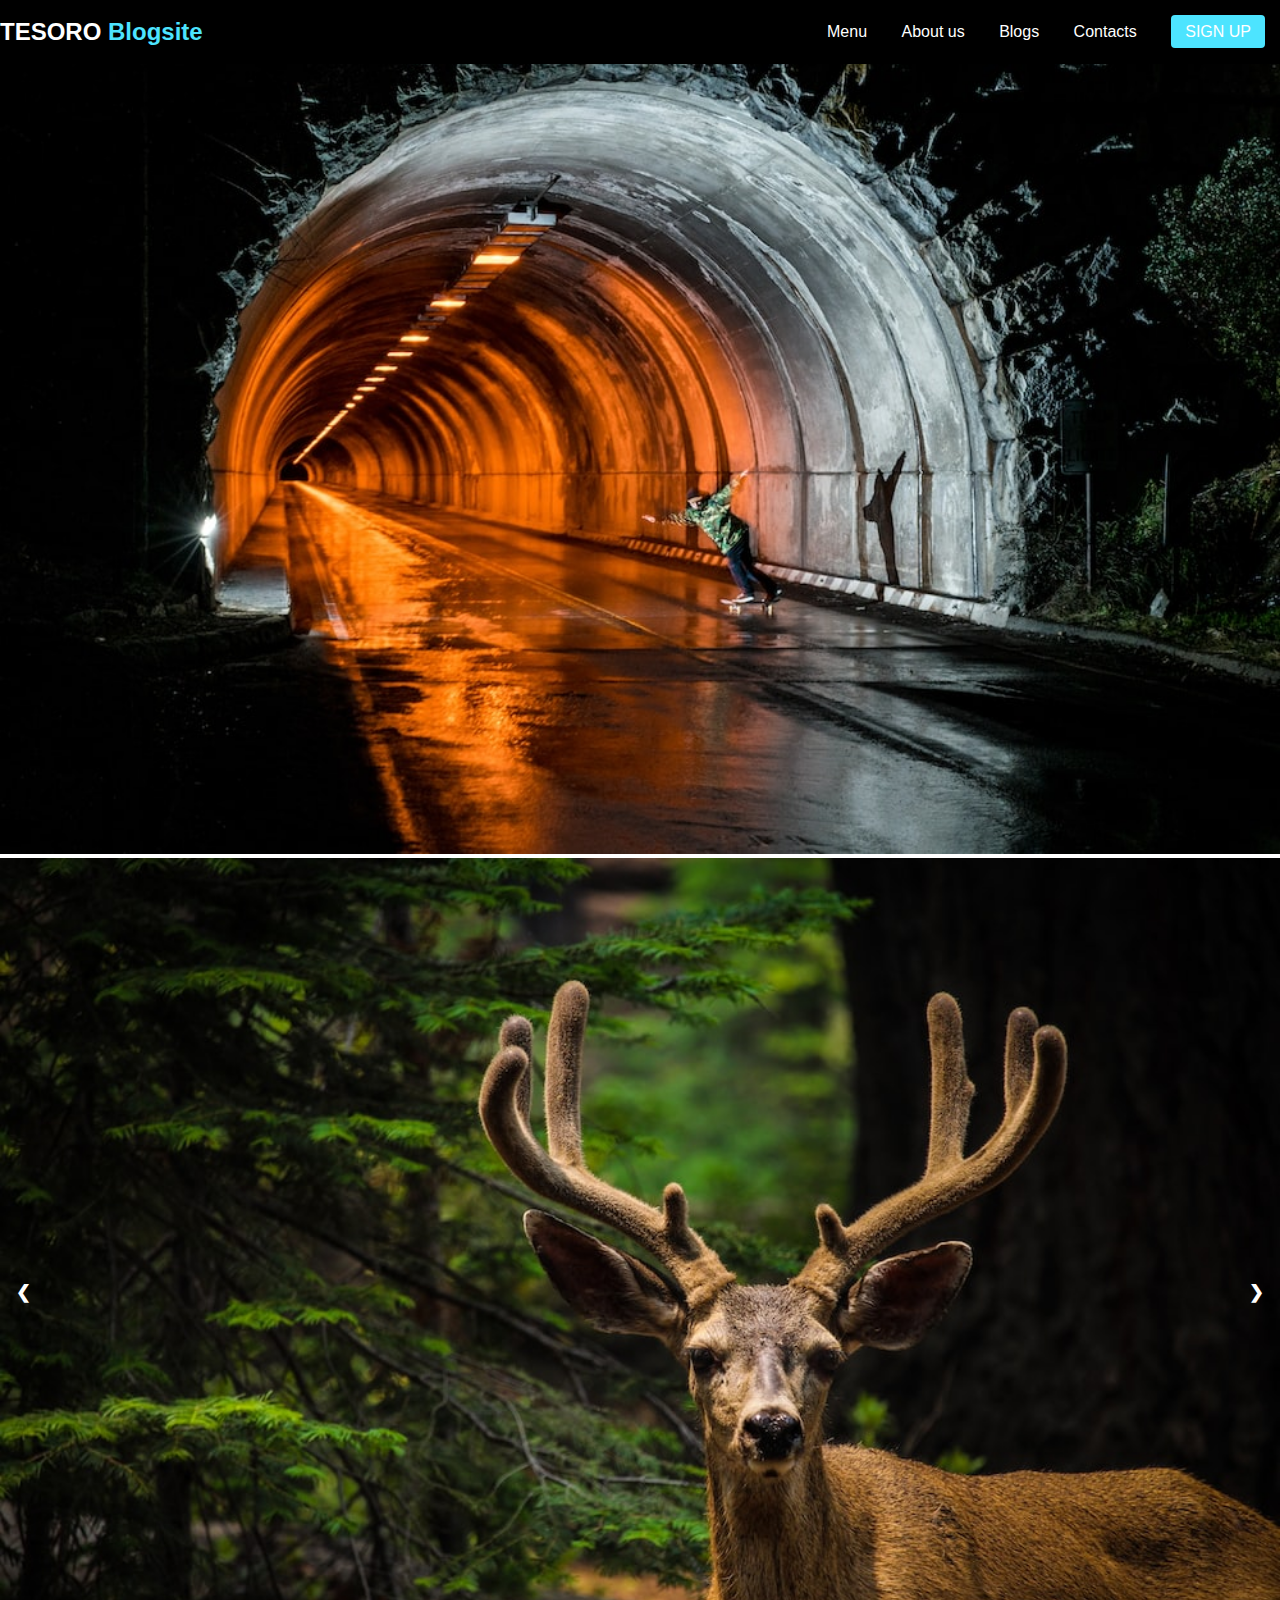
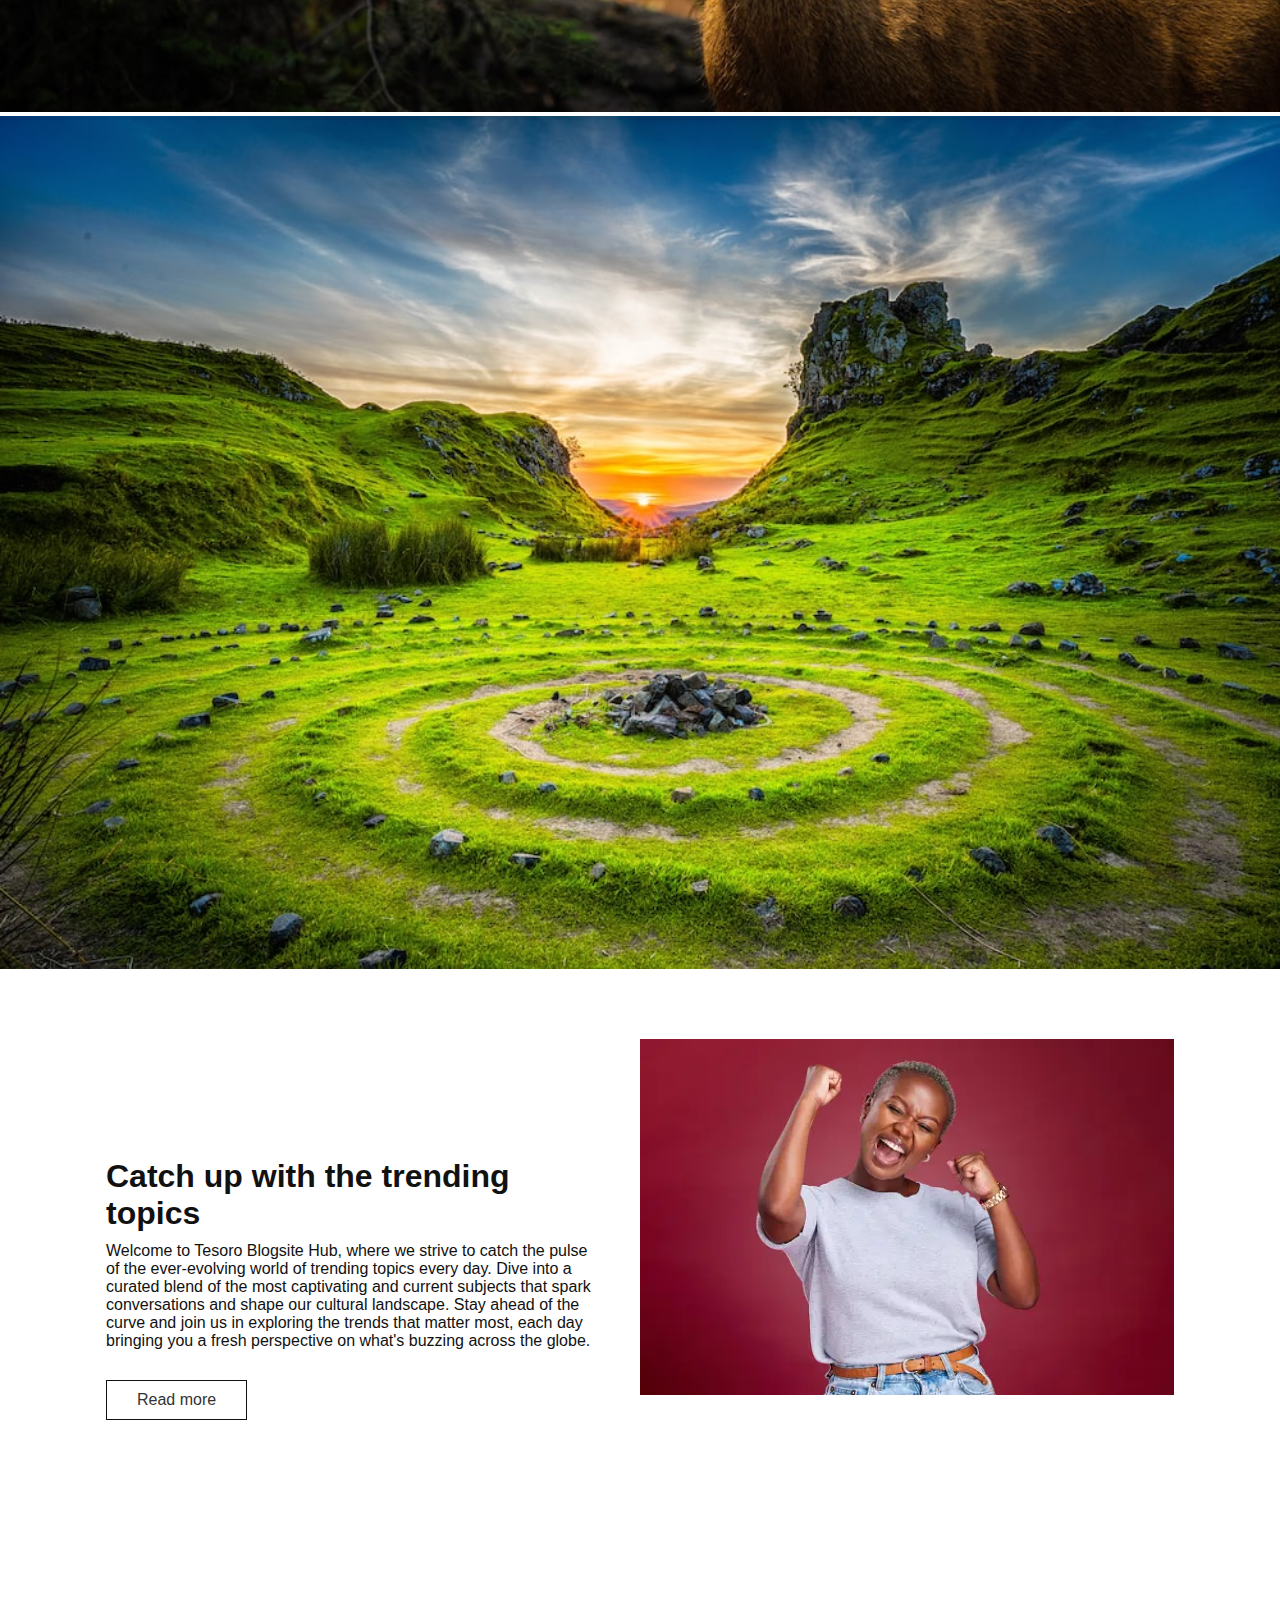
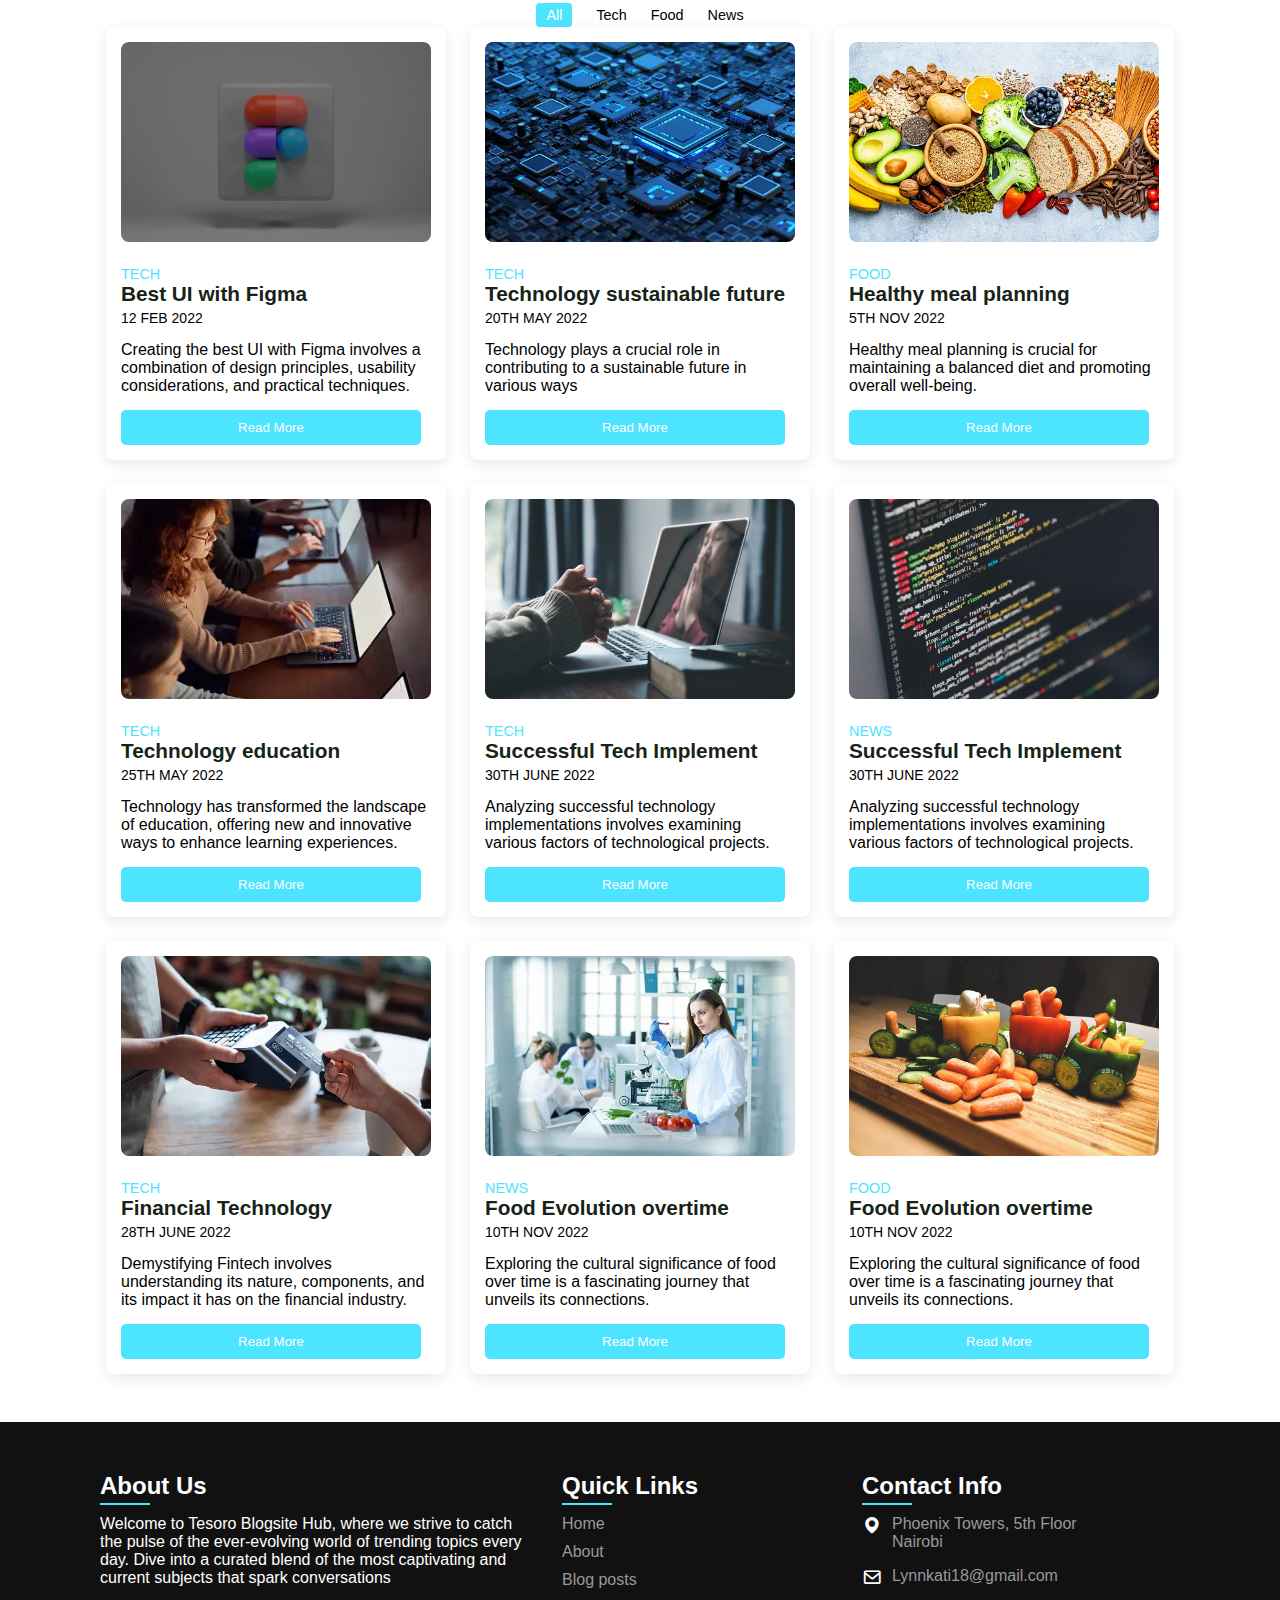
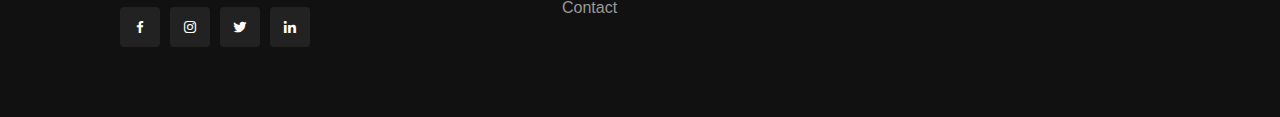
<file: index.html>
<!DOCTYPE html>
<html lang="en">
<head>
    <meta charset="UTF-8">
    <meta http-equiv="X-UA-Compatible" content="IE=edge">
    <meta name="viewport" content="width=device-width, initial-scale=1.0">
    <title>TESORO BLOG SITE</title>
    <!-- Box-icon -->
    <link href='https://unpkg.com/boxicons@2.1.4/css/boxicons.min.css' rel='stylesheet'>
    <link rel="stylesheet" href="style.css">
</head>
<body>
    <header>
        <div class="nav">
            <a href="index.html" class="logo">TESORO <span>Blogsite</span></a>
            <a href="#" class="hamburger-icon" onclick="toggleMenu()">&#9776;</a>
            <div class="nav-links" id="nav-links">
                <a href="index.html">Menu</a>
                <a href="About.html">About us</a>
                <a href="blogs.html">Blogs</a>
                <a href="Contact.html">Contacts</a>
                <a href="Contact.html" class="login">Sign Up</a>
            </div>
        </div>
    </header>
    <!-- SLIDESHOW SECTION -->
    <!-- Slideshow container -->
    <div class="slideshow-container">

        <!-- Full-width images with number and caption text -->
        <div class="mySlides fade">
          <img src="images/streets.jpg" style="width:100%">
        </div>
  
        <div class="mySlides fade">
          <img src="images/animal.jpg" style="width:100%">
        </div>
  
        <div class="mySlides fade">
          <img src="images/nature.jpg" style="width:100%">
        </div>
  
        <!-- Next and previous buttons -->
        <a class="prev" onclick="plusSlides(-1)">&#10094;</a>
        <a class="next" onclick="plusSlides(1)">&#10095;</a>
    </div>
    <br>

    <!-- ABOUT US SECTION -->
    <section class="about container" id="about">
        <div class="contentBx">
            <h2 class="titleText">Catch up with the trending topics</h2>
            <p class="title-text">Welcome to Tesoro Blogsite Hub, where we strive to catch the pulse of the ever-evolving world of trending topics every day. Dive into a curated blend of the most captivating and current subjects that spark conversations and shape our cultural landscape. Stay ahead of the curve and join us in exploring the trends that matter most, each day bringing you a fresh perspective on what's buzzing across the globe.

            </p>
            <a href="#" class="btn2">Read more</a>
        </div>
        <div class="imgBx">
            <img src="images/img10.webp" alt="" class="fitBg">
        </div>
    </section>

    <!-- BLOG SECTION -->
    <div class="post-filter container">
        <span class="filter-item active-filter" data-filter="all">All</span>
        <span class="filter-item" data-filter="tech">Tech</span>
        <span class="filter-item" data-filter="food">Food</span>
        <span class="filter-item" data-filter="news">News</span>
    </div>
    
    <div class="post container">
        <!-- Post 1 -->
        <!-- Post 1 -->
        <div class="post-box tech">
            <img src="images/figma.jpg" alt="" class="post-img">
            <h2 class="category">Tech</h2>
            <a href="#" class="post-title">Best UI with Figma</a>
            <span class="post-date">12 Feb 2022</span>
            <p class="blog-desc">Creating the best UI with Figma involves a combination of design principles, usability considerations, and practical techniques.</p>
            <button class="read-more-btn" onclick="redirectToBestUI()">Read More</button>
        </div>
        <!-- Post 2 -->
        <div class="post-box food">
            <img src="./images/tech.webp" alt="" class="post-img">
            <h2 class="category">Tech</h2>
            <a href="#" class="post-title">Technology sustainable future</a>
            <span class="post-date">20th May 2022</span>
            <p class="blog-desc">Technology plays a crucial role in contributing to a sustainable future in various ways</p>
            <button class="read-more-btn" onclick="redirectToSusFut()">Read More</button>
        </div>
        <!-- Post 3 -->
        <div class="post-box food">
            <img src="./images/food.webp" alt="" class="post-img">
            <h2 class="category">Food</h2>
            <a href="#" class="post-title">Healthy meal planning</a>
            <span class="post-date">5th Nov 2022</span>
            <p class="blog-desc">Healthy meal planning is crucial for maintaining a balanced diet and promoting overall well-being.</p>
            <button class="read-more-btn" onclick="redirectToHealthyplan()">Read More</button>
        </div>
        <!-- Post 4 -->
        <div class="post-box news">
            <img src="./images/tech edu.webp" alt="" class="post-img">
            <h2 class="category">Tech</h2>
            <a href="#" class="post-title">Technology education</a>
            <span class="post-date">25th May 2022</span>
            <p class="blog-desc">Technology has transformed the landscape of education, offering new and innovative ways to enhance learning experiences.</p>
            <button class="read-more-btn" onclick="redirectToLearnedu()">Read More</button>
        </div>
        <!-- Post 5 -->
        <div class="post-box tech">
            <img src="./images/sec tech.jpg" alt="" class="post-img">
            <h2 class="category">Tech</h2>
            <a href="#" class="post-title">Successful Tech Implement</a>
            <span class="post-date">30th June 2022</span>
            <p class="blog-desc">Analyzing successful technology implementations involves examining various factors of technological projects.</p>
            <button class="read-more-btn" onclick="redirectToTechimple()">Read More</button>
        </div>
        <!-- Post 6 -->
        <div class="post-box tech">
            <img src="./images/impleme.jpg" alt="" class="post-img">
            <h2 class="category">News</h2>
            <a href="#" class="post-title">Successful Tech Implement</a>
            <span class="post-date">30th June 2022</span>
            <p class="blog-desc">Analyzing successful technology implementations involves examining various factors of technological projects.</p>
            <button class="read-more-btn" onclick="redirectToTechimple()">Read More</button>
        </div>
        <!-- Post 7 -->
        <div class="post-box tech">
            <img src="./images/fina.webp" alt="" class="post-img">
            <h2 class="category">Tech</h2>
            <a href="#" class="post-title">Financial Technology</a>
            <span class="post-date">28th June 2022</span>
            <p class="blog-desc">Demystifying Fintech involves understanding its nature, components, and its impact it has on the financial industry.</p>
            <button class="read-more-btn" onclick="redirectToFintech()">Read More</button>
        </div>
        <!-- Post 8 -->
        <div class="post-box food">
            <img src="./images/evo.webp" alt="" class="post-img">
            <h2 class="category">News</h2>
            <a href="#" class="post-title">Food Evolution overtime</a>
            <span class="post-date">10th Nov 2022</span>
            <p class="blog-desc">Exploring the cultural significance of food over time is a fascinating journey that unveils its connections.</p>
            <button class="read-more-btn" onclick="redirectToFoodevolve()">Read More</button>
        </div>
        <!-- Post 9 -->
        <div class="post-box food">
            <img src="./images/fd.jpg" alt="" class="post-img">
            <h2 class="category">Food</h2>
            <a href="#" class="post-title">Food Evolution overtime</a>
            <span class="post-date">10th Nov 2022</span>
            <p class="blog-desc">Exploring the cultural significance of food over time is a fascinating journey that unveils its connections.</p>
            <button class="read-more-btn" onclick="redirectToFoodevolve()">Read More</button>
        </div>
    </div>

    <!-- FOOTER SECTION -->
    <footer>
        <div class="footer-container">
            <div class="sec aboutus">
                <h2>About Us</h2>
                <p>Welcome to Tesoro Blogsite Hub, where we strive to catch the pulse of the ever-evolving world of trending topics every day. Dive into a curated blend of the most captivating and current subjects that spark conversations</p>
                <ul class="sci">
                    <li><a href="https://www.facebook.com/" target="_blank"><i class="bx bxl-facebook"></i></a></li>
                    <li><a href="https://instagram.com/lynnkatty1" target="_blank"><i class="bx bxl-instagram"></i></a></li>
                    <li><a href="https://twitter.com/" target="_blank"><i class="bx bxl-twitter"></i></a></li>
                    <li><a href="https://www.linkedin.com/in/lynn-kati-7451102b2/" target="_blank"><i class="bx bxl-linkedin"></i></a></li>
                </ul>
            </div>
            <div class="sec quicklinks">
                <h2>Quick Links</h2>
                <ul>
                    <li><a href="index.html">Home</a></li>
                    <li><a href="About.html">About</a></li>
                    <li><a href="Blogs.html">Blog posts</a></li>
                    <li><a href="Contact.html">Contact</a></li>
                </ul>
            </div>
            <div class="sec contactBx">
                <h2>Contact Info</h2>
                <ul class="info">
                    <li>
                        <span><i class='bx bxs-map'></i></span>
                        <span>Phoenix Towers, 5th Floor <br> Nairobi</span>
                    </li>
                    <li>
                        <span><i class='bx bx-envelope' ></i></span>
                        <p><a href="mailto:lynnkati18@gmail.com">Lynnkati18@gmail.com</a></p>
                    </li>
                </ul>
            </div>
        </div>
    </footer>

    <script src="https://cdnjs.cloudflare.com/ajax/libs/jquery/3.6.1/jquery.min.js" integrity="sha512-aVKKRRi/Q/YV+4mjoKBsE4x3H+BkegoM/em46NNlCqNTmUYADjBbeNefNxYV7giUp0VxICtqdrbqU7iVaeZNXA==" crossorigin="anonymous" referrerpolicy="no-referrer"></script>
    <script src="main.js"></script>
</body>
</html>
</file>
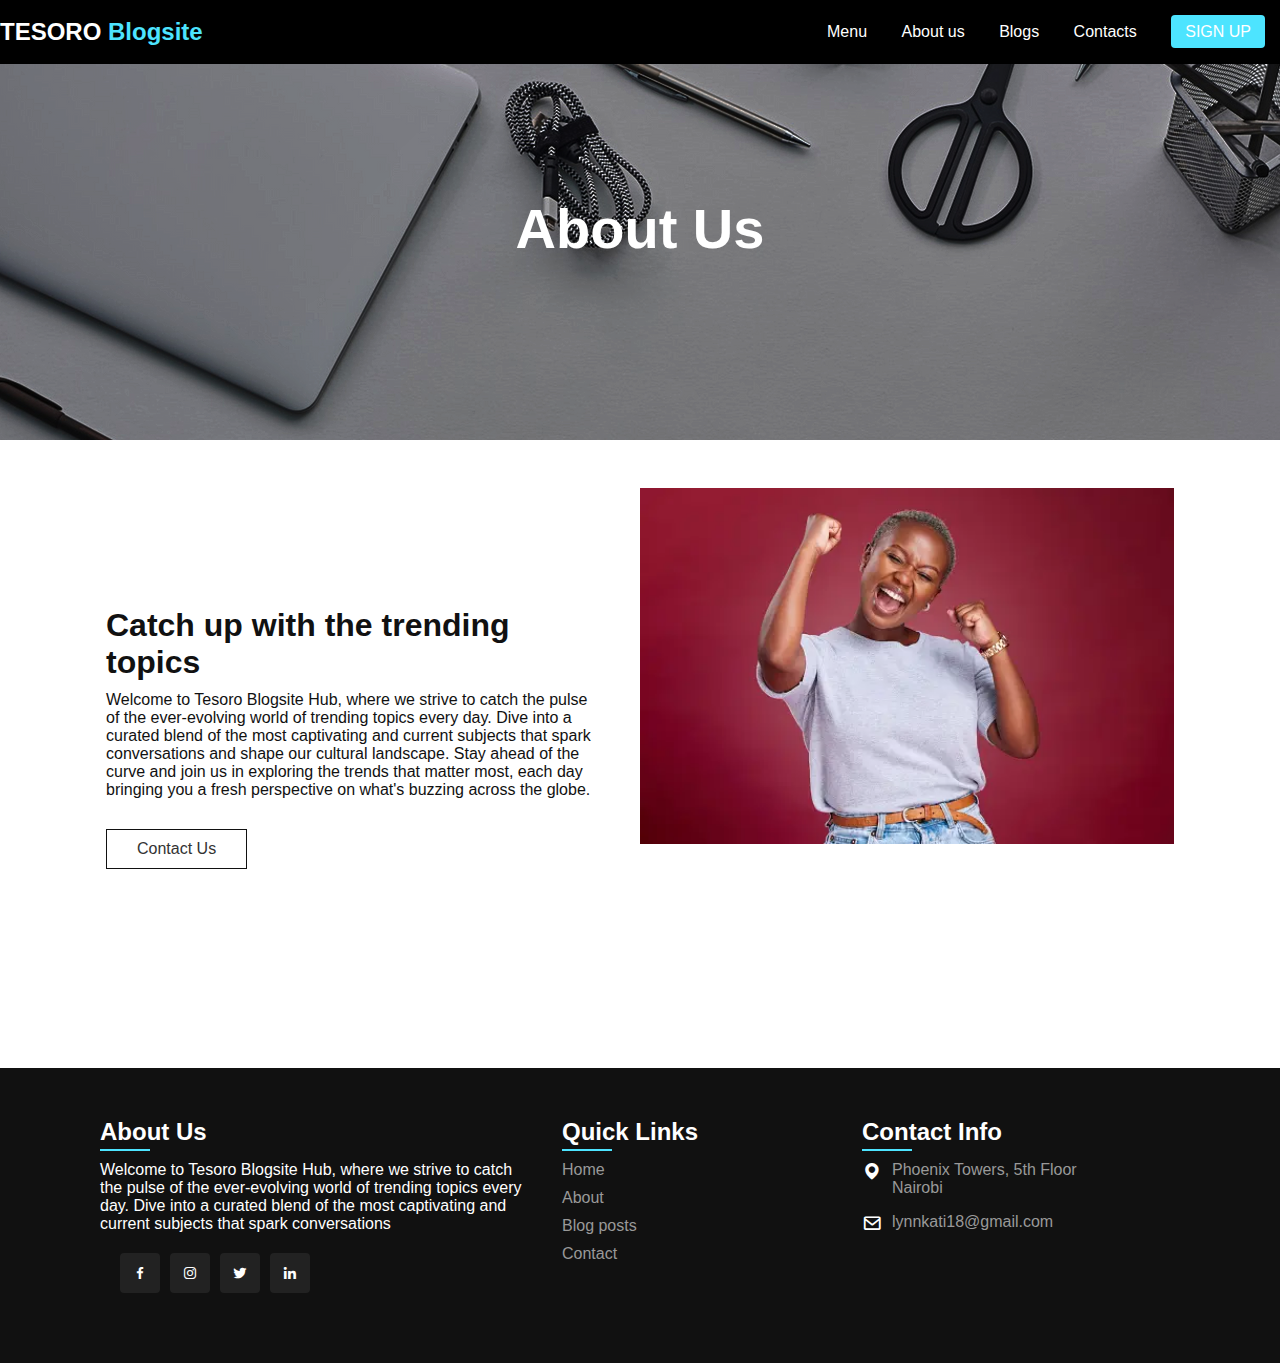
<file: about.html>
<!DOCTYPE html>
<html lang="en">
<head>
    <meta charset="UTF-8">
    <meta http-equiv="X-UA-Compatible" content="IE=edge">
    <meta name="viewport" content="width=device-width, initial-scale=1.0">
    <title>TESORO BLOG SITE - Contact</title>
    <!-- Box-icon -->
    <link href='https://unpkg.com/boxicons@2.1.4/css/boxicons.min.css' rel='stylesheet'>
    <link rel="stylesheet" href="style.css">
</head>
<body>
    <header>
        <div class="nav">
            <a href="index.html" class="logo">TESORO <span>Blogsite</span></a>
            <a href="#" class="hamburger-icon" onclick="toggleMenu()">&#9776;</a>
            <div class="nav-links" id="nav-links">
                <a href="index.html">Menu</a>
                <a href="About.html">About us</a>
                <a href="Blogs.html">Blogs</a>
                <a href="Contact.html">Contacts</a>
                <a href="Contact.html" class="login">Sign Up</a>
            </div>
        </div>
    </header>
    <!-- HERO SECTION -->
    <section class="home" id="home">
        <div class="home-text container">
            <h2 class="home-title">About Us</h2>
        </div>
    </section>
    <!-- ABOUT US SECTION -->
    <section class="about container" id="about">
        <div class="contentBx">
            <h2 class="titleText">Catch up with the trending topics</h2>
            <p class="title-text">Welcome to Tesoro Blogsite Hub, where we strive to catch the pulse of the ever-evolving world of trending topics every day. Dive into a curated blend of the most captivating and current subjects that spark conversations and shape our cultural landscape. Stay ahead of the curve and join us in exploring the trends that matter most, each day bringing you a fresh perspective on what's buzzing across the globe.

            </p>
            <a href="contact.html" class="btn2">Contact Us</a>
        </div>
        <div class="imgBx">
            <img src="images/img10.webp" alt="" class="fitBg">
        </div>
    </section>
  

    <!-- FOOTER SECTION -->
    <footer>
        <div class="footer-container">
            <div class="sec aboutus">
                <h2>About Us</h2>
                <p>Welcome to Tesoro Blogsite Hub, where we strive to catch the pulse of the ever-evolving world of trending topics every day. Dive into a curated blend of the most captivating and current subjects that spark conversations</p>
                <ul class="sci">
                    <li><a href="https://www.facebook.com/" target="_blank"><i class="bx bxl-facebook"></i></a></li>
                    <li><a href="https://instagram.com/lynnkatty1" target="_blank"><i class="bx bxl-instagram"></i></a></li>
                    <li><a href="https://twitter.com/" target="_blank"><i class="bx bxl-twitter"></i></a></li>
                    <li><a href="https://www.linkedin.com/in/lynn-kati-7451102b2/" target="_blank"><i class="bx bxl-linkedin"></i></a></li>
                </ul>
            </div>
            <div class="sec quicklinks">
                <h2>Quick Links</h2>
                <ul>
                    <li><a href="index.html">Home</a></li>
                    <li><a href="About.html">About</a></li>
                    <li><a href="Blogs.html">Blog posts</a></li>
                    <li><a href="Contact.html">Contact</a></li>
                </ul>
            </div>
            <div class="sec contactBx">
                <h2>Contact Info</h2>
                <ul class="info">
                    <li>
                        <span><i class='bx bxs-map'></i></span>
                        <span>Phoenix Towers, 5th Floor <br> Nairobi</span>
                    </li>
                    <li>
                        <span><i class='bx bx-envelope' ></i></span>
                        <p><a href="mailto:lynnkati18@gmail.com">lynnkati18@gmail.com</a></p>
                    </li>
                </ul>
            </div>
        </div>
    </footer>

    <style>
        span{
            color: aqua;
        }
        *{
            
        }
    </style>

    <script src="https://cdnjs.cloudflare.com/ajax/libs/jquery/3.6.1/jquery.min.js" integrity="sha512-aVKKRRi/Q/YV+4mjoKBsE4x3H+BkegoM/em46NNlCqNTmUYADjBbeNefNxYV7giUp0VxICtqdrbqU7iVaeZNXA==" crossorigin="anonymous" referrerpolicy="no-referrer"></script>
    <script src="main.js"></script>

    <script>
        function redirectToBestUI() {
            // Redirect to the bestui.html page
            window.location.href = 'components/bestui.html';
        }
    </script>
</body>
</html>
</file>
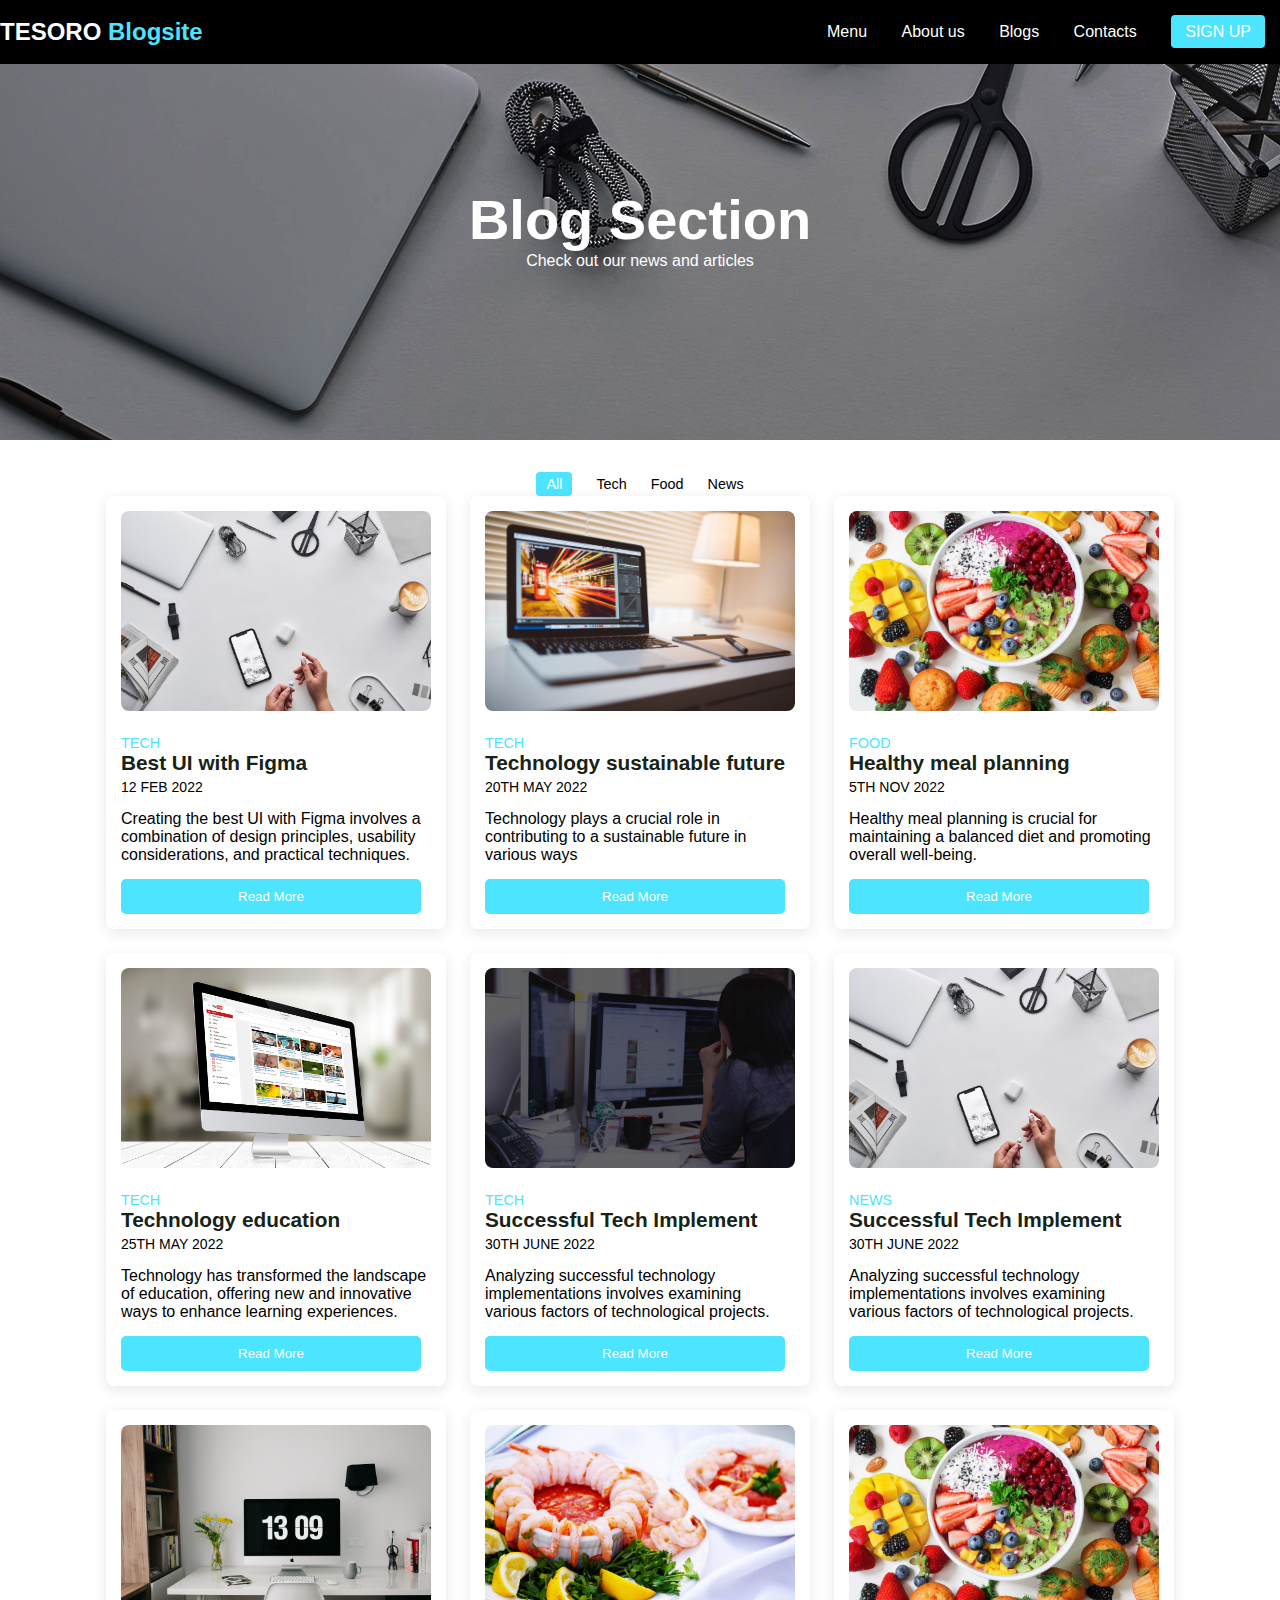
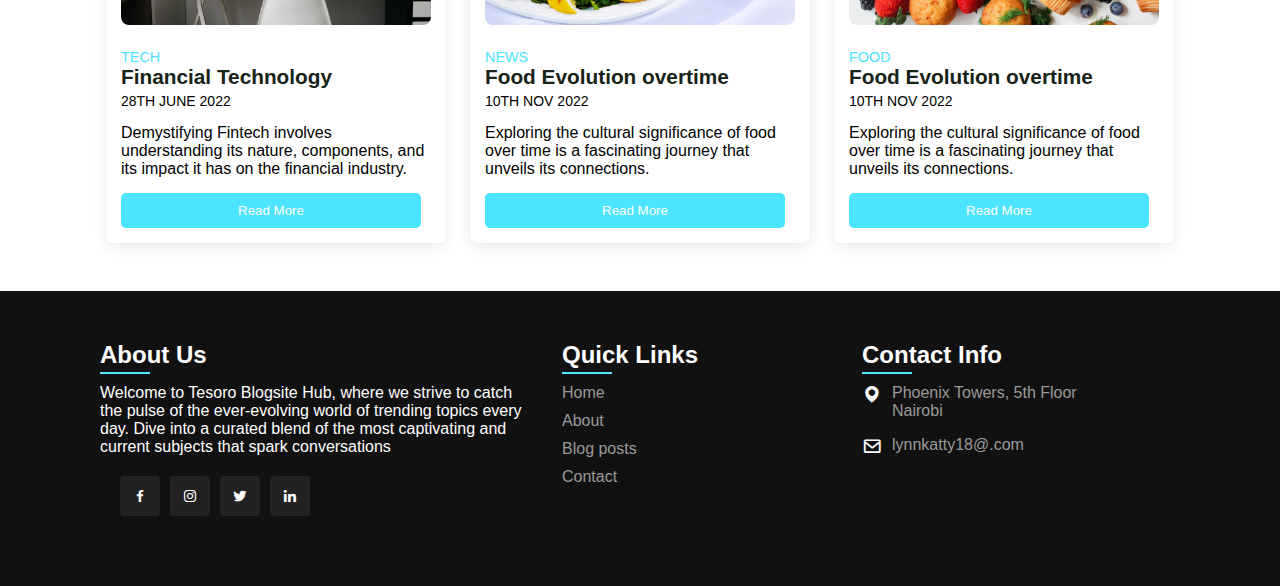
<file: blogs.html>
<!DOCTYPE html>
<html lang="en">
<head>
    <meta charset="UTF-8">
    <meta http-equiv="X-UA-Compatible" content="IE=edge">
    <meta name="viewport" content="width=device-width, initial-scale=1.0">
    <title>TESORO BLOG SITE - Blogs</title>
    <!-- Box-icon -->
    <link href='https://unpkg.com/boxicons@2.1.4/css/boxicons.min.css' rel='stylesheet'>
    <link rel="stylesheet" href="style.css">
</head>
<body>
    <header>
        <div class="nav">
            <a href="index.html" class="logo">TESORO <span>Blogsite</span></a>
            <a href="#" class="hamburger-icon" onclick="toggleMenu()">&#9776;</a>
            <div class="nav-links" id="nav-links">
                <a href="index.html">Menu</a>
                <a href="About.html">About us</a>
                <a href="Blogs.html">Blogs</a>
                <a href="Contact.html">Contacts</a>
                <a href="Contact.html" class="login">Sign Up</a>
            </div>
        </div>
    </header>
    <!-- HERO SECTION -->
    <section class="home" id="home">
        <div class="home-text container">
            <h2 class="home-title">Blog Section</h2>
            <span class="home-subtitle">Check out our news and articles</span>
        </div>
    </section>

    <!-- BLOG SECTION -->
    <div class="post-filter container">
        <span class="filter-item active-filter" data-filter="all">All</span>
        <span class="filter-item" data-filter="tech">Tech</span>
        <span class="filter-item" data-filter="food">Food</span>
        <span class="filter-item" data-filter="news">News</span>
    </div>
    
    <div class="post container">
        <!-- Post 1 -->
        <div class="post-box tech">
            <img src="images/img1.jpg" alt="" class="post-img">
            <h2 class="category">Tech</h2>
            <a href="#" class="post-title">Best UI with Figma</a>
            <span class="post-date">12 Feb 2022</span>
            <p class="blog-desc">Creating the best UI with Figma involves a combination of design principles, usability considerations, and practical techniques.</p>
            <button class="read-more-btn" onclick="redirectToBestUI()">Read More</button>
        </div>
        <!-- Post 2 -->
        <div class="post-box food">
            <img src="./images/img8.jpg" alt="" class="post-img">
            <h2 class="category">Tech</h2>
            <a href="#" class="post-title">Technology sustainable future</a>
            <span class="post-date">20th May 2022</span>
            <p class="blog-desc">Technology plays a crucial role in contributing to a sustainable future in various ways</p>
            <button class="read-more-btn" onclick="redirectToSusFut()">Read More</button>
        </div>
        <!-- Post 3 -->
        <div class="post-box food">
            <img src="./images/img2.jpg" alt="" class="post-img">
            <h2 class="category">Food</h2>
            <a href="#" class="post-title">Healthy meal planning</a>
            <span class="post-date">5th Nov 2022</span>
            <p class="blog-desc">Healthy meal planning is crucial for maintaining a balanced diet and promoting overall well-being.</p>
            <button class="read-more-btn" onclick="redirectToHealthyplan()">Read More</button>
        </div>
        <!-- Post 4 -->
        <div class="post-box news">
            <img src="./images/img9.jpg" alt="" class="post-img">
            <h2 class="category">Tech</h2>
            <a href="#" class="post-title">Technology education</a>
            <span class="post-date">25th May 2022</span>
            <p class="blog-desc">Technology has transformed the landscape of education, offering new and innovative ways to enhance learning experiences.</p>
            <button class="read-more-btn" onclick="redirectToLearnedu()">Read More</button>
        </div>
        <!-- Post 5 -->
        <div class="post-box tech">
            <img src="./images/img1.1.jpg" alt="" class="post-img">
            <h2 class="category">Tech</h2>
            <a href="#" class="post-title">Successful Tech Implement</a>
            <span class="post-date">30th June 2022</span>
            <p class="blog-desc">Analyzing successful technology implementations involves examining various factors of technological projects.</p>
            <button class="read-more-btn" onclick="redirectToTechimple()">Read More</button>
        </div>
        <!-- Post 6 -->
        <div class="post-box tech">
            <img src="./images/img1.jpg" alt="" class="post-img">
            <h2 class="category">News</h2>
            <a href="#" class="post-title">Successful Tech Implement</a>
            <span class="post-date">30th June 2022</span>
            <p class="blog-desc">Analyzing successful technology implementations involves examining various factors of technological projects.</p>
            <button class="read-more-btn" onclick="redirectToTechimple()">Read More</button>
        </div>
        <!-- Post 7 -->
        <div class="post-box tech">
            <img src="./images/img5.jpg" alt="" class="post-img">
            <h2 class="category">Tech</h2>
            <a href="#" class="post-title">Financial Technology</a>
            <span class="post-date">28th June 2022</span>
            <p class="blog-desc">Demystifying Fintech involves understanding its nature, components, and its impact it has on the financial industry.</p>
            <button class="read-more-btn" onclick="redirectToFintech()">Read More</button>
        </div>
        <!-- Post 8 -->
        <div class="post-box food">
            <img src="./images/img10.jpg" alt="" class="post-img">
            <h2 class="category">News</h2>
            <a href="#" class="post-title">Food Evolution overtime</a>
            <span class="post-date">10th Nov 2022</span>
            <p class="blog-desc">Exploring the cultural significance of food over time is a fascinating journey that unveils its connections.</p>
            <button class="read-more-btn" onclick="redirectToFoodevolve()">Read More</button>
        </div>
        <!-- Post 9 -->
        <div class="post-box food">
            <img src="./images/img2.jpg" alt="" class="post-img">
            <h2 class="category">Food</h2>
            <a href="#" class="post-title">Food Evolution overtime</a>
            <span class="post-date">10th Nov 2022</span>
            <p class="blog-desc">Exploring the cultural significance of food over time is a fascinating journey that unveils its connections.</p>
            <button class="read-more-btn" onclick="redirectToFoodevolve()">Read More</button>
        </div>
    </div>

    <!-- FOOTER SECTION -->
    <footer>
        <div class="footer-container">
            <div class="sec aboutus">
                <h2>About Us</h2>
                <p>Welcome to Tesoro Blogsite Hub, where we strive to catch the pulse of the ever-evolving world of trending topics every day. Dive into a curated blend of the most captivating and current subjects that spark conversations</p>
                <ul class="sci">
                    <li><a href="https://www.facebook.com/" target="_blank"><i class="bx bxl-facebook"></i></a></li>
                    <li><a href="https://instagram.com/lynnkatty1" target="_blank"><i class="bx bxl-instagram"></i></a></li>
                    <li><a href="https://twitter.com/" target="_blank"><i class="bx bxl-twitter"></i></a></li>
                    <li><a href="https://www.linkedin.com/in/lynn-kati-7451102b2/" target="_blank"><i class="bx bxl-linkedin"></i></a></li>
                </ul>
            </div>
            <div class="sec quicklinks">
                <h2>Quick Links</h2>
                <ul>
                    <li><a href="index.html">Home</a></li>
                    <li><a href="About.html">About</a></li>
                    <li><a href="Blogs.html">Blog posts</a></li>
                    <li><a href="Contact.html">Contact</a></li>
                </ul>
            </div>
            <div class="sec contactBx">
                <h2>Contact Info</h2>
                <ul class="info">
                    <li>
                        <span><i class='bx bxs-map'></i></span>
                        <span>Phoenix Towers, 5th Floor <br> Nairobi</span>
                    </li>
                    <li>
                        <span><i class='bx bx-envelope' ></i></span>
                        <p><a href="lynnkatty18@gmail.com">lynnkatty18@.com</a></p>
                    </li>
                </ul>
            </div>
        </div>
    </footer>

    <script src="https://cdnjs.cloudflare.com/ajax/libs/jquery/3.6.1/jquery.min.js" integrity="sha512-aVKKRRi/Q/YV+4mjoKBsE4x3H+BkegoM/em46NNlCqNTmUYADjBbeNefNxYV7giUp0VxICtqdrbqU7iVaeZNXA==" crossorigin="anonymous" referrerpolicy="no-referrer"></script>
    <script src="main.js"></script>


</body>
</html>
</file>
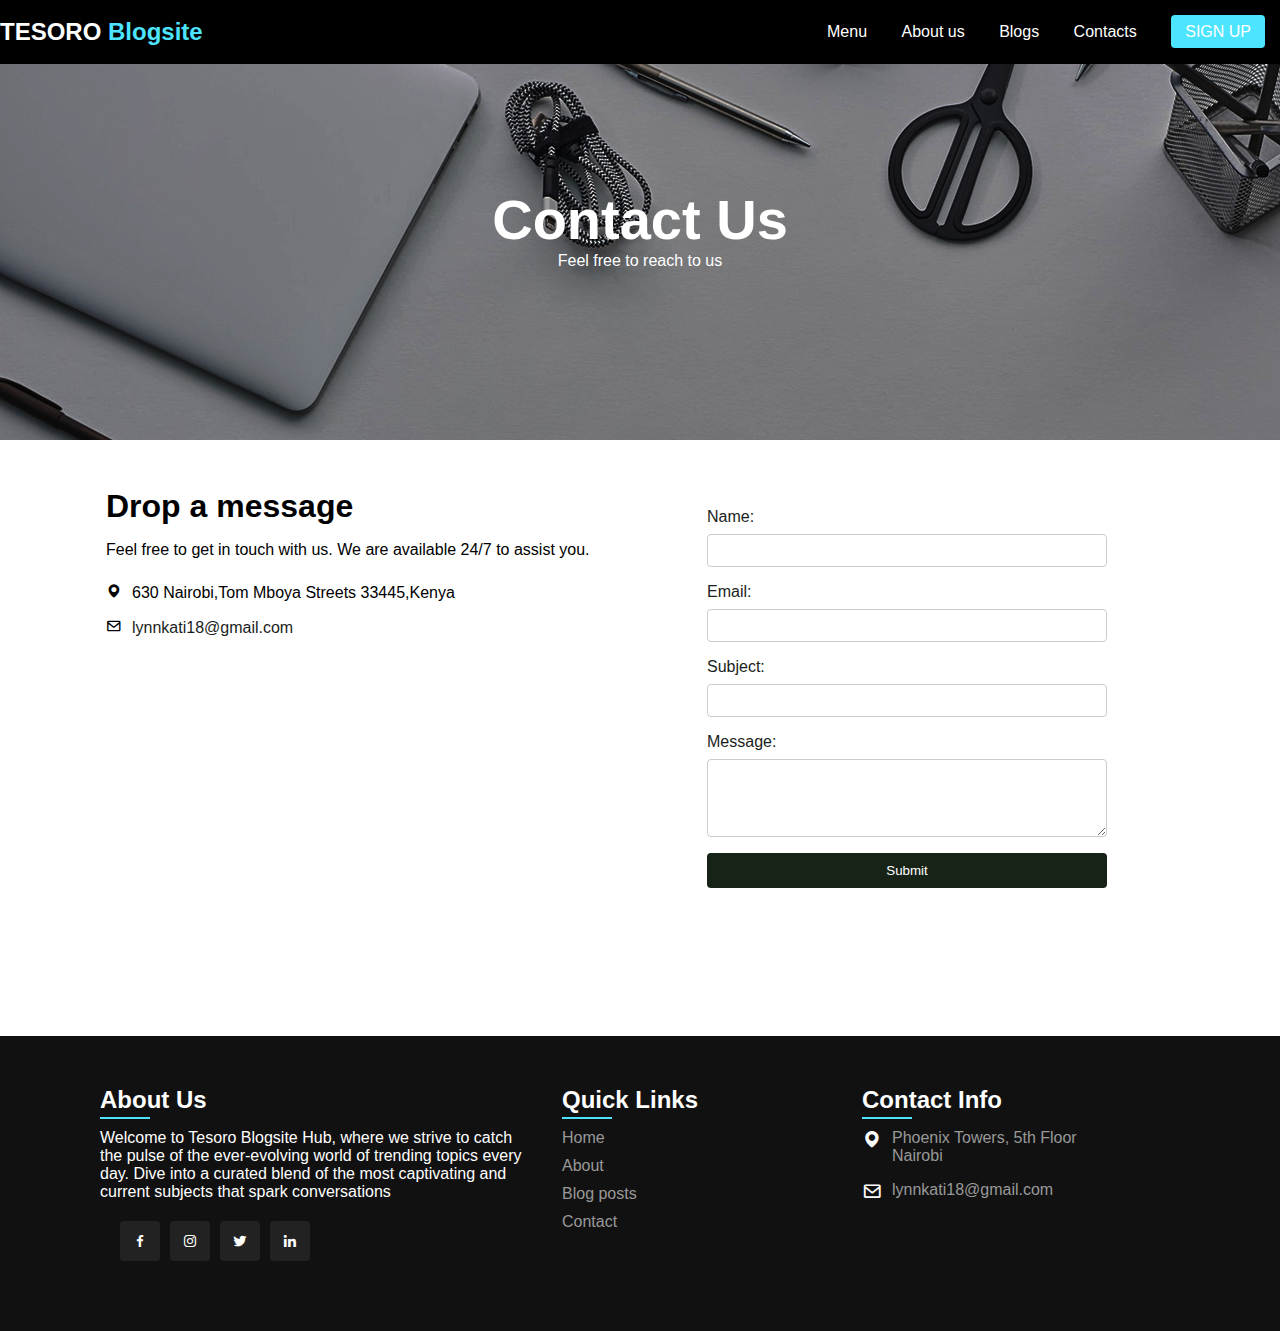
<file: contact.html>
<!DOCTYPE html>
<html lang="en">
<head>
    <meta charset="UTF-8">
    <meta http-equiv="X-UA-Compatible" content="IE=edge">
    <meta name="viewport" content="width=device-width, initial-scale=1.0">
    <title>TESORO BLOG SITE - Contact</title>
    <!-- Box-icon -->
    <link href='https://unpkg.com/boxicons@2.1.4/css/boxicons.min.css' rel='stylesheet'>
    <link rel="stylesheet" href="style.css">
</head>
<body>
    <header>
        <div class="nav">
            <a href="index.html" class="logo">TESORO <span>Blogsite</span></a>
            <a href="#" class="hamburger-icon" onclick="toggleMenu()">&#9776;</a>
            <div class="nav-links" id="nav-links">
                <a href="index.html">Menu</a>
                <a href="About.html">About us</a>
                <a href="Blogs.html">Blogs</a>
                <a href="Contact.html">Contacts</a>
                <a href="Contact.html" class="login">Sign Up</a>
            </div>
        </div>
    </header>
    <!-- HERO SECTION -->
    <section class="home" id="home">
        <div class="home-text container">
            <h2 class="home-title">Contact Us</h2>
            <span class="home-subtitle">Feel free to reach to us</span>
        </div>
    </section>

    <!-- CONTACT SECTION MAIN -->
    <section class="contact container">
        <div class="contact-info">
            <h2>Drop a message</h2>
            <p class="contact-p">Feel free to get in touch with us. We are available 24/7 to assist you.</p>
            
            <ul>
                <li><span><i class="bx bxs-map"></i></span>630 Nairobi,Tom Mboya Streets 33445,Kenya</li>
                <li><span><i class="bx bx-envelope"></i></span><a href="mailto:lynnkati18@gmail.com">lynnkati18@gmail.com</a></li>
                <!-- Add more contact details as needed -->
            </ul>
        </div>

        <div class="contact-form">
            <form action="process_form.php" method="post">
                <label for="name">Name:</label>
                <input type="text" id="name" name="name" required>

                <label for="email">Email:</label>
                <input type="email" id="email" name="email" required>

                <label for="subject">Subject:</label>
                <input type="subject" id="subject" name="subject" required>

                <label for="message">Message:</label>
                <textarea id="message" name="message" rows="4" required></textarea>

                <button type="submit">Submit</button>
            </form>
        </div>
    </section>


    <!-- FOOTER SECTION -->
    <footer>
        <div class="footer-container">
            <div class="sec aboutus">
                <h2>About Us</h2>
                <p>Welcome to Tesoro Blogsite Hub, where we strive to catch the pulse of the ever-evolving world of trending topics every day. Dive into a curated blend of the most captivating and current subjects that spark conversations</p>
                <ul class="sci">
                    <li><a href="https://www.facebook.com/" target="_blank"><i class="bx bxl-facebook"></i></a></li>
                    <li><a href="https://instagram.com/lynnkatty1" target="_blank"><i class="bx bxl-instagram"></i></a></li>
                    <li><a href="https://twitter.com/" target="_blank"><i class="bx bxl-twitter"></i></a></li>
                    <li><a href="https://www.linkedin.com/in/lynn-kati-7451102b2/" target="_blank"><i class="bx bxl-linkedin"></i></a></li>
                </ul>
            </div>
            <div class="sec quicklinks">
                <h2>Quick Links</h2>
                <ul>
                    <li><a href="index.html">Home</a></li>
                    <li><a href="About.html">About</a></li>
                    <li><a href="Blogs.html">Blog posts</a></li>
                    <li><a href="Contact.html">Contact</a></li>
                </ul>
            </div>
            <div class="sec contactBx">
                <h2>Contact Info</h2>
                <ul class="info">
                    <li>
                        <span><i class='bx bxs-map'></i></span>
                        <span>Phoenix Towers, 5th Floor <br> Nairobi</span>
                    </li>
                    <li>
                        <span><i class='bx bx-envelope' ></i></span>
                        <p><a href="mailto:lynnkati18@gmail.com">lynnkati18@gmail.com</a></p>
                    </li>
                </ul>
            </div>
        </div>
    </footer>

    <script src="https://cdnjs.cloudflare.com/ajax/libs/jquery/3.6.1/jquery.min.js" integrity="sha512-aVKKRRi/Q/YV+4mjoKBsE4x3H+BkegoM/em46NNlCqNTmUYADjBbeNefNxYV7giUp0VxICtqdrbqU7iVaeZNXA==" crossorigin="anonymous" referrerpolicy="no-referrer"></script>
    <script src="main.js"></script>

    <script>
        function redirectToBestUI() {
            // Redirect to the bestui.html page
            window.location.href = 'components/bestui.html';
        }
    </script>
</body>
</html>
</file>
<file: style.css>
* {
    box-sizing:border-box;
}

/* Slideshow container */
.slideshow-container {
  max-width: 100%;
  position: relative;
  margin: auto;
}

/* Next & previous buttons */
.prev, .next {
  cursor: pointer;
  position: absolute;
  top: 50%;
  width: auto;
  margin-top: -22px;
  padding: 16px;
  color: white;
  font-weight: bold;
  font-size: 18px;
  transition: 0.6s ease;
  border-radius: 0 3px 3px 0;
  user-select: none;
}

/* Position the "next button" to the right */
.next {
  right: 0;
  border-radius: 3px 0 0 3px;
}

/* On hover, add a black background color with a little bit see-through */
.prev:hover, .next:hover {
  background-color: rgba(0,0,0,0.8);
}

/* Caption text */
.text {
  color: #f2f2f2;
  font-size: 15px;
  padding: 8px 12px;
  position: absolute;
  bottom: 8px;
  width: 100%;
  text-align: center;
}

/* Number text (1/3 etc) */
.numbertext {
  color: #f2f2f2;
  font-size: 12px;
  padding: 8px 12px;
  position: absolute;
  top: 0;
}

/* The dots/bullets/indicators */
.dot {
  cursor: pointer;
  height: 15px;
  width: 15px;
  margin: 0 2px;
  background-color: #bbb;
  border-radius: 50%;
  display: inline-block;
  transition: background-color 0.6s ease;
}

.active, .dot:hover {
  background-color: #717171;
}

/* Fading animation */
.fade {
  animation-name: fade;
  animation-duration: 1.5s;
}

@keyframes fade {
  from {opacity: .4}
  to {opacity: 1}
}

/* Dropdown animation */
@keyframes slideDown {
    from {
        max-height: 0;
    }
    to {
        max-height: 300px;
    }
}

/* Default styling for the navigation bar */
.nav {
    background-color: #000000;
    padding: 15px 0;
    display: flex;
    justify-content: space-between;
    align-items: center;
    color: white;
}

/* Logo styling */
.logo {
    color: white;
    text-decoration: none;
    font-size: 1.5em;
}

/* Hamburger icon styling */
.hamburger-icon {
    font-size: 1.5em;
    cursor: pointer;
    display: none; /* Hide the icon by default */
}

/* Navigation links styling */
.nav-links a {
    color: white;
    text-decoration: none;
    margin: 0 15px;
}

/* Login link styling */
.login {
    background-color: #4CAF50;
    color: white;
    padding: 10px 15px;
    border-radius: 5px;
}


@import url('https://fonts.googleapis.com/css2?family=Poppins:ital,wght@0,600;0,700;1,400&display=swap');
*{
    /* font-family: Quicksand; */
    margin: 0;
    padding: 0;
    scroll-behavior: smooth;
    scroll-padding-top: 2rem;
    box-sizing: border-box;
    box-sizing: border-box;
}

/* root values */
:root{
    --container-color: #1a1e21;
    --second-color: rgba(77, 228, 255);
    --text-color: #172317;
    --bg-color: #fff;
}

::selection{
    color: var(--bg-color);
    background: var(--second-color);
}

a{
    text-decoration: none;
}

li{
    list-style: none;
}

img{
    width: 100%;
}

section{
    padding: 3rem 0 2rem;
}

.container{
    max-width: 1068px;
    margin: auto;
    width: 100%;
}

a{
    color: #fff;
}

/* Header */
header{
    position: fixed;
    top: 0;
    left: 0;
    width: 100%;
    z-index: 200;
}

header.shadow{
    background: var(--bg-color);
    box-shadow: 0 1px 4px hsl(0 4% 14% / 10%);
    transition: .5s;
}

header.shadow .logo{
    color:aqua;
}

.nav{
    display: flex;
    align-items: center;
    justify-content: space-between;
    padding: 18px 0;
}

.logo{
    font-size: 1.5rem;
    font-weight: 600;
    color: var(--bg-color);
}

.logo span{
    color: var(--second-color);
}

.login{
    padding: 8px 14px;
    text-transform: uppercase;
    font-weight: 500;
    border-radius: 4px;
    background: var(--second-color);
    color: var(--bg-color);
}

.login:hover{
    background: hsl(199, 98%, 56%);
    transition: .5s;
}

.home{
    width: 100%;
    min-height: 440px;
    background: url("images/banner2.png");
    display: grid;
    justify-content: center;
    align-items: center;
}

.home-text{
    color: var(--bg-color);
    text-align: center;
}

.home-title{
    font-size: 3.5rem;
}

.home-subtitle{
    font-size: 1rem;
    font-weight: 400;
}

.about{
    position: relative;
    width: 100%;
    display: flex !important;
    justify-content: center;
    align-items: center;
}

.about .contentBx{
    max-width: 50%;
    width: 50%;
    text-align: left;
    padding-right: 40px;
}

.titleText{
    font-weight: 600;
    color: #111;
    font-size: 2rem;
    margin-bottom: 10px;
}

.title-text{
    color: #111;
    font-size: 1em;
}

.about .imgBx{
    position: relative;
    min-width: 50%;
    width: 50%;
    min-height: 500px;
}

.btn2{
    position: relative;
    display: inline-block;
    margin-top: 30px;
    padding: 10px 30px;
    background: #fff;
    border: .8px solid #111;
    color: #333;
    text-decoration: none;
    transition: 0.5s;
}

.btn2:hover{
    background-color: var(--second-color);
    border: none;
    color: #fff;
}

.post-filter{
    display: flex;
    justify-content: center;
    align-items: center;
    column-gap: 1.5rem;
    margin-top: 2rem !important;
}

.filter-item{
    font-size: 0.9rem;
    font-weight: 500;
    cursor: pointer;
}

.active-filter{
    background: var(--second-color);
    color: var(--bg-color);
    padding: 4px 10px;
    border-radius: 4px;
}

.post{
    display: grid;
    grid-template-columns: repeat(auto-fit, minmax(280px, auto));
    justify-content: center;
    gap: 1.5rem;
}

.post-box{
    background: var(--bg-color);
    box-shadow: 0 4px 14px hsl(35deg 25% 15% / 10%);
    padding: 15px;
    border-radius: 0.5rem;
    position: relative;
}

.post-img{
    width: 100%;
    height: 200px;
    object-fit: cover;
    object-position: center;
    border-radius: 0.5rem;
}

.category{
    font-size: 0.9rem;
    font-weight: 500;
    text-transform: uppercase;
    color: var(--second-color);
}

.post-title{
    font-size: 1.3rem;
    font-weight: 600;
    color: var(--text-color);
    /* display: -webkit-box; */
    display: block;
    /* -webkit-line-clamp: 2;
    -webkit-box-orient: vertical; */
    overflow: hidden;
    white-space: nowrap;
    text-overflow: ellipsis;
}

.post-date{
    display: flex;
    font-size: 0.875rem;
    text-transform: uppercase;
    margin-top: 4px;
    font-weight: 400;
}

.post-description{
    font-size: 0.9rem;
    line-height: 1.5rem;
    margin: 5px 0 10px;
    /* display: -webkit-box; */
    /* -webkit-line-clamp: 2; */
    -webkit-box-orient: vertical;
    overflow: hidden;
    display: block;
    text-overflow: ellipsis;
    white-space: nowrap;
}

.profile{
    display: flex;
    align-items: center;
    gap: 10px;
    position: relative;
}

.profile-img{
    width: 35px;
    height: 35px;
    border-radius: 50%;
    object-fit: cover;
    object-position: center;
    border: 2px solid var(--second-color);
    margin-right: 10px;
}

.profile-name{
    font-size: .8rem;
    font-weight: 500;
}

footer{
    position: relative;
    width: 100%;
    height: auto;
    padding: 50px 100px;
    margin-top: 3rem;
    background: #111;
    display: flex;
    font-family: sans-serif;
    justify-content: space-between;
}

.footer-container{
    display: flex;
    justify-content: space-between;
    flex-wrap: wrap;
    flex-direction: row;
}

.footer-container .sec{
    margin-right: 30px;
}

.footer-container .sec.aboutus{
    width: 40%;
}

.footer-container h2{
    position: relative;
    color: #fff;
    margin-bottom: 15px;
}

.footer-container h2::before{
    content: '';
    position: absolute;
    bottom: -5px;
    left: 0;
    width: 50px;
    height: 2px;
    background: rgb(77, 228, 255);
}

footer p{
    color: #fff;
}

.sci{
    margin: 20px;
    display: flex;
}

.sci li{
    list-style: none;
}

.sci li a{
    display: inline-block;
    width: 40px;
    height: 40px;
    background: #222;
    display: flex;
    justify-content: center;
    align-items: center;
    margin-right: 10px;
    text-decoration: none;
    border-radius: 4px;
    transition: .5s;
}

.sci li a:hover{
    background: rgb(77, 228, 255);
}

.sci i a .bx{
    color: #fff;
    font-size: 20px;
}

.quicklinks{
    position: relative;
    width: 25%;
}

.quicklinks ul li{
    list-style: none;
}

.quicklinks ul li a{
    color: #999;
    text-decoration: none;
    margin-bottom: 10px;
    display: inline-block;
    transition: .3s;
}

.quicklinks ul li a:hover{
    color: #fff;
}

.footer-container .contactBx{
    width: calc(35% - 60px);
    margin-right: 0 !important;
}

.contactBx .info{
    position: relative;
}

.contactBx .info li{
    display: flex !important;
    margin-bottom: 16px;
}

.contactBx .info li span:nth-child(1){
    color: #fff;
    font-size: 20px;
    margin-right: 10px;
}

.contactBx .info li span{
    color: #999;
}

.contactBx .info li a{
    color: #999;
    text-decoration: none;
    transition: .5s;
}

.contactBx .info li a:hover{
    color: #fff;
}

@media (max-width: 1060px){
    .container{
        margin: 0 auto;
        width: 100%;
    }

    .home-text{
        width: 100%
    }
}

@media (max-width: 768px) {
    .nav{
        padding: 10px 0;
    }

    .nav a {
        display: none;
    }

    /* Hide regular navigation links */
    .nav a {
        display: none;
    }

    /* Display the hamburger icon on the left */
    .nav .logo, .nav .login, .nav .hamburger-icon {
        display: block;
    }

    /* Show navigation links when the hamburger icon is clicked */
    .nav.responsive a {
        display: block;
        width: 100%;
        text-align: center;
        margin: 10px 0;
    }

    /* Show the hamburger icon on small screens */
    .hamburger-icon {
        display: block;
        margin-right: 10px;
    }

    /* Hide regular navigation links on small screens */
    .nav-links {
       display: none;
        flex-direction: column;
        align-items: center;
        width: 100%;
        max-height: 0;
        overflow: hidden;
    }

    /* Show navigation links when the hamburger icon is clicked */
    .nav.responsive .nav-links {
        display: flex;
        animation: slideDown 0.5s ease forwards;
        max-height: 300px;
    }

    section{
        padding: 2rem 0 !important;
    }

    .header-content{
        margin-top: 3rem !important;
    }

    .home{
        min-height: 380px;
    }

    .home-title{
        font-size: 3rem;
    }

    .header-title{
        font-size: 2rem;
    }

    .header-img{
        height: 370px;
    }

    .about{
        flex-direction: column;
    }

    .about .contentBx{
        min-width: 100%;
        width: 100%;
        text-align: center;
        padding-right: 0px;
    }

    .about .contentBx,
    .about .imgBx{
        min-width: 100%;
        width: 100%;
        padding-right: 0px;
        text-align: center;
    }

    .about .imgBx{
        min-height: 250px;
    }

    .btn2{
        margin-bottom: 30px;
    }

    .post-header{
        height: 435px;
    }

    .post-header{
        margin-top: 9rem !important;
    }

    .contact {
        flex-direction: column;
        align-items: center;
    }

    .contact-p {
        text-align: left;
    }

    .contact-info,
    .contact-form {
        width: 100%;
        margin-bottom: 1rem;
    }

    .contact-info {
        text-align: center;
    }
}

@media (max-width: 570px){
    .post-header{
        height: 390px;
    }

    .header-title{
        width: 100%;
    }

    .header-img{
        height: 340px;
    }
}

@media (max-width: 396px){
    .home-title{
        font-size: 2rem;
    }

    .home-subtitle{
        font-size: 0.9rem;
    }

    .home{
        min-height: 300px;
    }

    .post-box{
        padding: 10px;
    }

    .header-title{
        font-size: 1.4rem;
    }

    .header-img{
        height: 240px;
    }

    .post-header{
        height: 335px;
    }

    .header-img{
        height: 340px;
    }
}

/* Footer Media Query */
@media (max-width: 991px){
    footer{
        padding: 40px;
        font-size: 20px;
    }

    footer .footer-container{
        flex-direction: column;
    }

    footer .footer-container .sec{
        margin-right: 0;
        margin-bottom: 40px;
    }

    footer .footer-container .sec.aboutus{
        width: 100% !important;
    }

    footer .footer-container .quicklinks{
        width: 100%;
    }

    footer .footer-container .contactBx{
        width: 100%;
    }
}



/* Styles for Single Post Page */
.single-post {
    padding: 3rem 0;
}

.single-post .post-box {
    background: var(--bg-color);
    box-shadow: 0 4px 14px hsl(35deg 25% 15% / 10%);
    padding: 15px;
    border-radius: 0.5rem;
    margin-top: 50px;
}

.single-post .post-img {
    width: 100%;
    height: auto;
    border-radius: 0.5rem;
}

.single-post .category {
    font-size: 0.9rem;
    font-weight: 500;
    text-transform: uppercase;
    color: var(--second-color);
}

.single-post .post-title {
    font-size: 1.8rem;
    font-weight: 600;
    color: var(--text-color);
    margin-bottom: 10px;
}

.single-post .post-date {
    display: flex;
    font-size: 0.875rem;
    text-transform: uppercase;
    margin-top: 4px;
    font-weight: 400;
}

.single-post .profile {
    display: flex;
    align-items: center;
    gap: 10px;
}

.single-post .profile-img {
    width: 35px;
    height: 35px;
    border-radius: 50%;
    object-fit: cover;
    object-position: center;
    border: 2px solid var(--second-color);
}

.single-post .profile-name {
    font-size: .8rem;
    font-weight: 500;
}

.single-post .post-description {
    font-size: 1rem;
    line-height: 1.5rem;
    margin: 10px 0 20px;
}

.blog-title {
    margin-top: 20px;
}

 /* Add your own styles here */
 body {
    font-family: Arial, sans-serif;
}

form {
    max-width: 400px;
    margin: 20px auto;

    display: flex;
    flex-direction: column;
}

label {
    display: block;
    margin-bottom: 8px;
}

input, textarea {
    width: 100%;
    padding: 8px;
    margin-bottom: 16px;
    box-sizing: border-box;
}

button {
    background-color: #fb6a19;
    color: #fff;
    padding: 10px 20px;
    border: none;
    border-radius: 4px;
    cursor: pointer;
    width: 400px;
}

button:hover {
    background-color: #45a049;
}


.post-box img {
    /* width: 100%;
    height: auto; */
    max-height: 100%;
    margin-bottom: 20px;
}


.h2 span {
    text-align: center;
}

.title {
    text-align: center;
}

.blog-desc {
    margin-bottom: 15px;
    margin-top: 15px;
}

.read-more-btn {
    top: 10px; 
    right: 10px; 
    padding: 10px;
    background-color: var(--second-color);
    color: #fff;
    border: none;
    border-radius: 5px;
    cursor: pointer;
    width: 300px;
}

/* Contact section styles */
.contact {
    display: flex;
    flex-wrap: wrap;
    justify-content: space-between;
    padding: 3rem 0;
}

.contact-info,
.contact-form {
    flex: 1;
    margin-bottom: 2rem;
}

.contact-info h2 {
    font-size: 2rem;
    margin-bottom: 1rem;
}

.contact-info p {
    margin-bottom: 1.5rem;
}

.contact-info ul {
    list-style: none;
    padding: 0;
}

.contact-info li {
    margin-bottom: 1rem;
    display: flex;
    align-items: center;
}

.contact-info li span {
    margin-right: 10px;
}

.contact-info a {
    color: #1a1e21;
    text-decoration: none;
}

.contact-form form {
    max-width: 400px;
}

.contact-form label {
    display: block;
    font-size: 1rem;
    margin-bottom: 0.5rem;
    color: #1a1e21;
}

.contact-form input,
.contact-form textarea {
    width: 100%;
    padding: 8px;
    margin-bottom: 1rem;
    border: 1px solid #ccc;
    border-radius: 4px;
}

.contact-form button {
    background: #172317;
    color: #fff;
    padding: 10px 20px;
    border: none;
    border-radius: 4px;
    cursor: pointer;
}

.contact-form button:hover {
    background: #fff;
    color: #172317;
    transition: .5s;
}
</file>
